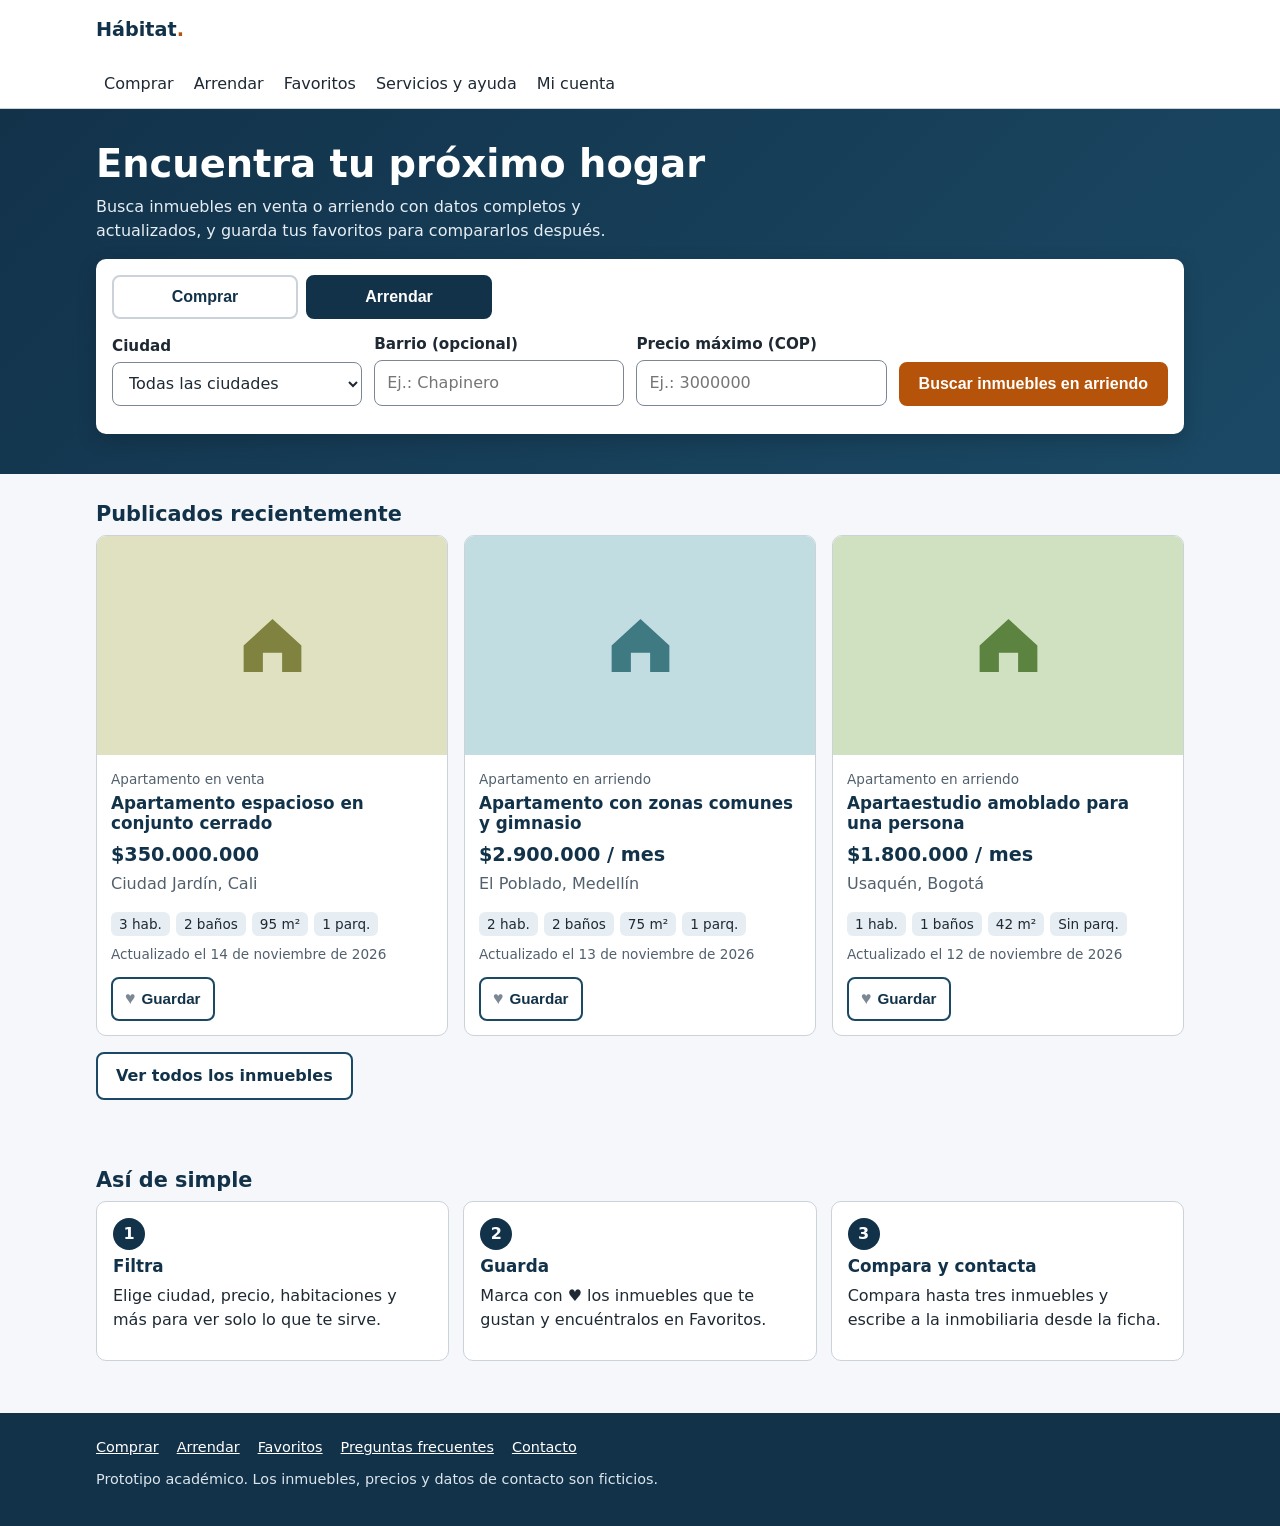
<file: index.html>
<!DOCTYPE html>
<html lang="es">
<head>
<meta charset="utf-8">
<meta name="viewport" content="width=device-width, initial-scale=1">
<title>Hábitat Inmobiliaria · Comprar o arrendar inmuebles</title>
<meta name="description" content="Busca inmuebles en venta o arriendo y guarda tus favoritos.">
<link rel="stylesheet" href="css/styles.css">
</head>
<body data-page="inicio">
<a class="skip" href="#contenido">Saltar al contenido</a>
<header class="site-header">
  <div class="wrap">
    <div class="bar">
      <a class="logo" href="index.html" aria-label="Hábitat Inmobiliaria, ir al inicio">Hábitat<span>.</span></a>
      <button id="menu-btn" type="button" aria-expanded="false" aria-controls="nav-principal">Menú <span class="badge" data-fav-badge hidden><span data-fav-count>0</span><span class="sr-only"> favoritos guardados</span></span></button>
    </div>
    <div class="header-wrap">
    <nav id="nav-principal" aria-label="Principal">
      <a href="resultados.html?op=venta">Comprar</a>
      <a href="resultados.html?op=arriendo">Arrendar</a>
      <a href="favoritos.html">Favoritos <span class="badge" data-fav-badge hidden><span data-fav-count>0</span><span class="sr-only"> guardados</span></span></a>
      <a href="ayuda.html">Servicios y ayuda</a>
      <a href="cuenta.html">Mi cuenta</a>
    </nav>
    </div>
  </div>
</header>

<main id="contenido">
  <section class="hero" aria-labelledby="t-hero">
    <div class="wrap">
      <h1 id="t-hero">Encuentra tu próximo hogar</h1>
      <p>Busca inmuebles en venta o arriendo con datos completos y actualizados, y guarda tus favoritos para compararlos después.</p>
      <div class="busq">
        <div class="tabs" role="tablist" aria-label="¿Qué quieres hacer?">
          <button type="button" role="tab" aria-selected="false" data-op="venta">Comprar</button>
          <button type="button" role="tab" aria-selected="true" data-op="arriendo">Arrendar</button>
        </div>
        <form id="busqueda-rapida" action="resultados.html" method="get" data-op="arriendo">
          <input type="hidden" name="op" id="q-op" value="arriendo">
          <div class="fila">
            <div class="campo"><label for="q-ciudad">Ciudad</label><select id="q-ciudad" name="ciudad"></select></div>
            <div class="campo"><label for="q-barrio">Barrio (opcional)</label><input id="q-barrio" name="barrio" placeholder="Ej.: Chapinero"></div>
            <div class="campo"><label for="q-pmax">Precio máximo (COP)</label><input id="q-pmax" name="pmax" type="number" inputmode="numeric" min="0" step="100000" placeholder="Ej.: 3000000"></div>
            <div class="campo"><button class="btn" id="btn-buscar" type="submit">Buscar inmuebles en arriendo</button></div>
          </div>
        </form>
      </div>
    </div>
  </section>
  <section class="seccion" aria-labelledby="t-dest">
    <div class="wrap">
      <h2 id="t-dest">Publicados recientemente</h2>
      <div class="grid" id="destacados"></div>
      <p style="margin-top:16px"><a class="btn secundario" href="resultados.html?op=arriendo">Ver todos los inmuebles</a></p>
    </div>
  </section>
  <section class="seccion" aria-labelledby="t-como">
    <div class="wrap">
      <h2 id="t-como">Así de simple</h2>
      <ol class="pasos">
        <li><span class="n" aria-hidden="true">1</span><h3>Filtra</h3><p>Elige ciudad, precio, habitaciones y más para ver solo lo que te sirve.</p></li>
        <li><span class="n" aria-hidden="true">2</span><h3>Guarda</h3><p>Marca con ♥ los inmuebles que te gustan y encuéntralos en Favoritos.</p></li>
        <li><span class="n" aria-hidden="true">3</span><h3>Compara y contacta</h3><p>Compara hasta tres inmuebles y escribe a la inmobiliaria desde la ficha.</p></li>
      </ol>
    </div>
  </section>
</main>

<footer>
  <div class="wrap">
    <ul>
      <li><a href="resultados.html?op=venta">Comprar</a></li>
      <li><a href="resultados.html?op=arriendo">Arrendar</a></li>
      <li><a href="favoritos.html">Favoritos</a></li>
      <li><a href="ayuda.html#faq">Preguntas frecuentes</a></li>
      <li><a href="ayuda.html#contacto">Contacto</a></li>
    </ul>
    <p>Prototipo académico. Los inmuebles, precios y datos de contacto son ficticios.</p>
  </div>
</footer>
<div id="anuncio" role="status" aria-live="polite"></div>
<script src="js/data.js"></script>
<script src="js/app.js"></script>
</body>
</html>
</file>
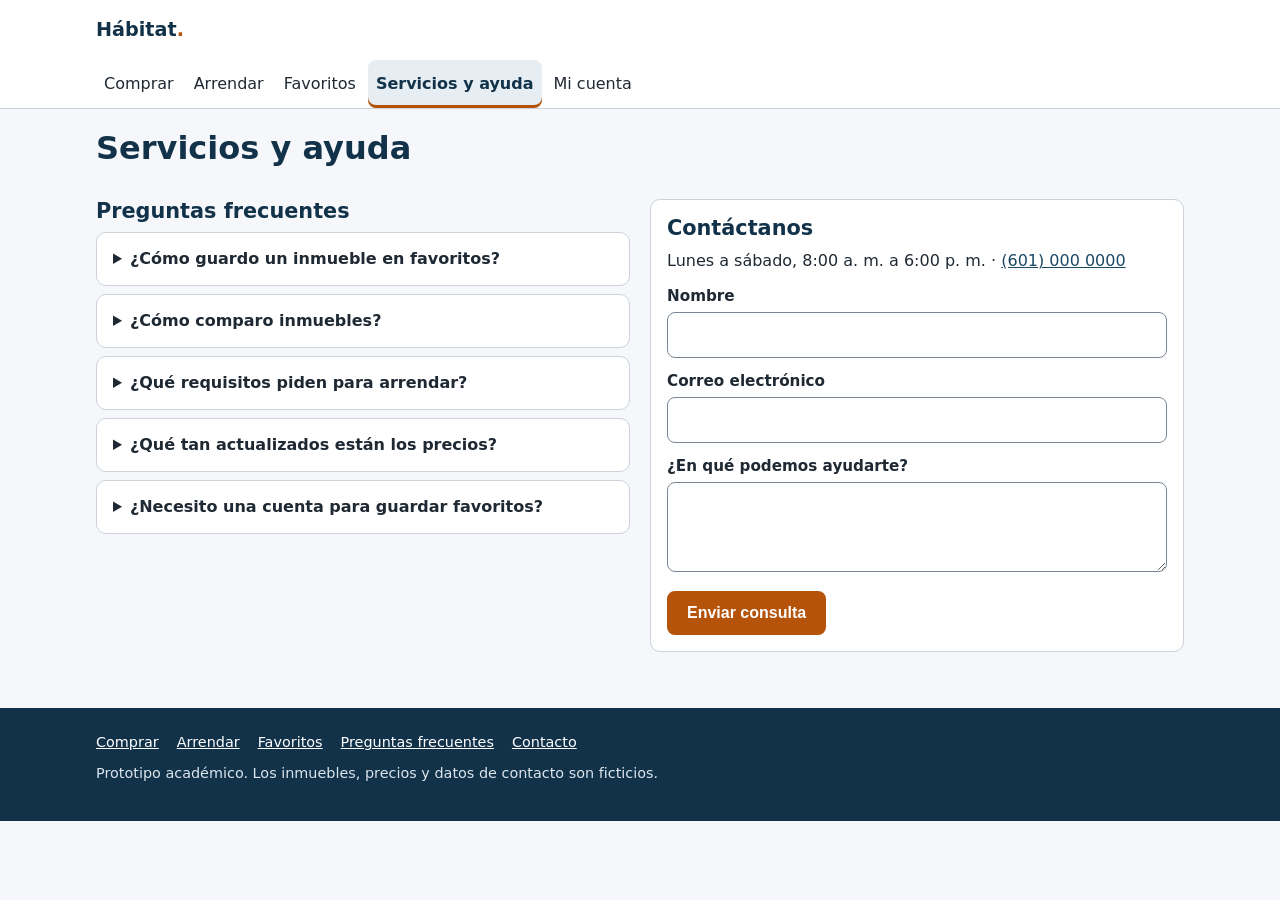
<file: ayuda.html>
<!DOCTYPE html>
<html lang="es">
<head>
<meta charset="utf-8">
<meta name="viewport" content="width=device-width, initial-scale=1">
<title>Servicios y ayuda · Hábitat Inmobiliaria</title>
<meta name="description" content="Preguntas frecuentes y contacto con la inmobiliaria.">
<link rel="stylesheet" href="css/styles.css">
</head>
<body data-page="ayuda">
<a class="skip" href="#contenido">Saltar al contenido</a>
<header class="site-header">
  <div class="wrap">
    <div class="bar">
      <a class="logo" href="index.html" aria-label="Hábitat Inmobiliaria, ir al inicio">Hábitat<span>.</span></a>
      <button id="menu-btn" type="button" aria-expanded="false" aria-controls="nav-principal">Menú <span class="badge" data-fav-badge hidden><span data-fav-count>0</span><span class="sr-only"> favoritos guardados</span></span></button>
    </div>
    <div class="header-wrap">
    <nav id="nav-principal" aria-label="Principal">
      <a href="resultados.html?op=venta">Comprar</a>
      <a href="resultados.html?op=arriendo">Arrendar</a>
      <a href="favoritos.html">Favoritos <span class="badge" data-fav-badge hidden><span data-fav-count>0</span><span class="sr-only"> guardados</span></span></a>
      <a href="ayuda.html">Servicios y ayuda</a>
      <a href="cuenta.html">Mi cuenta</a>
    </nav>
    </div>
  </div>
</header>

<main id="contenido">
  <div class="wrap">
    <div class="cabecera-res"><h1>Servicios y ayuda</h1></div>
    <div class="dos-col">
      <section id="faq" aria-labelledby="t-faq">
        <h2 id="t-faq">Preguntas frecuentes</h2>
        <details class="faq"><summary>¿Cómo guardo un inmueble en favoritos?</summary><p>Toca el botón «Guardar» en la tarjeta o en la ficha del inmueble. Luego lo encuentras en Favoritos, en el menú principal.</p></details>
        <details class="faq"><summary>¿Cómo comparo inmuebles?</summary><p>En Favoritos marca «Comparar» en hasta tres inmuebles y verás una tabla con sus características.</p></details>
        <details class="faq"><summary>¿Qué requisitos piden para arrendar?</summary><p>Cada inmueble en arriendo muestra sus requisitos en la ficha. Normalmente se solicita documento de identidad, certificado laboral y un codeudor o póliza.</p></details>
        <details class="faq"><summary>¿Qué tan actualizados están los precios?</summary><p>Cada publicación muestra la fecha de su última actualización para que sepas qué tan reciente es la información.</p></details>
        <details class="faq"><summary>¿Necesito una cuenta para guardar favoritos?</summary><p>En este prototipo los favoritos se guardan en tu navegador. Con una cuenta podrías verlos desde cualquier dispositivo.</p></details>
      </section>
      <section id="contacto" class="caja" aria-labelledby="t-con">
        <h2 id="t-con">Contáctanos</h2>
        <p>Lunes a sábado, 8:00 a. m. a 6:00 p. m. · <a href="tel:+576010000000">(601) 000 0000</a></p>
        <form id="form-ayuda" novalidate>
          <div class="campo"><label for="a-nombre">Nombre</label><input id="a-nombre" autocomplete="name"></div>
          <div class="campo"><label for="a-correo">Correo electrónico</label><input id="a-correo" type="email" autocomplete="email"></div>
          <div class="campo"><label for="a-msg">¿En qué podemos ayudarte?</label><textarea id="a-msg"></textarea></div>
          <p class="error" id="a-error" role="alert" hidden></p>
          <button class="btn" type="submit">Enviar consulta</button>
          <p class="ok" id="a-ok" role="status" hidden>Gracias. Recibimos tu consulta y te responderemos pronto.</p>
        </form>
      </section>
    </div>
  </div>
</main>

<footer>
  <div class="wrap">
    <ul>
      <li><a href="resultados.html?op=venta">Comprar</a></li>
      <li><a href="resultados.html?op=arriendo">Arrendar</a></li>
      <li><a href="favoritos.html">Favoritos</a></li>
      <li><a href="ayuda.html#faq">Preguntas frecuentes</a></li>
      <li><a href="ayuda.html#contacto">Contacto</a></li>
    </ul>
    <p>Prototipo académico. Los inmuebles, precios y datos de contacto son ficticios.</p>
  </div>
</footer>
<div id="anuncio" role="status" aria-live="polite"></div>
<script src="js/data.js"></script>
<script src="js/app.js"></script>
</body>
</html>
</file>
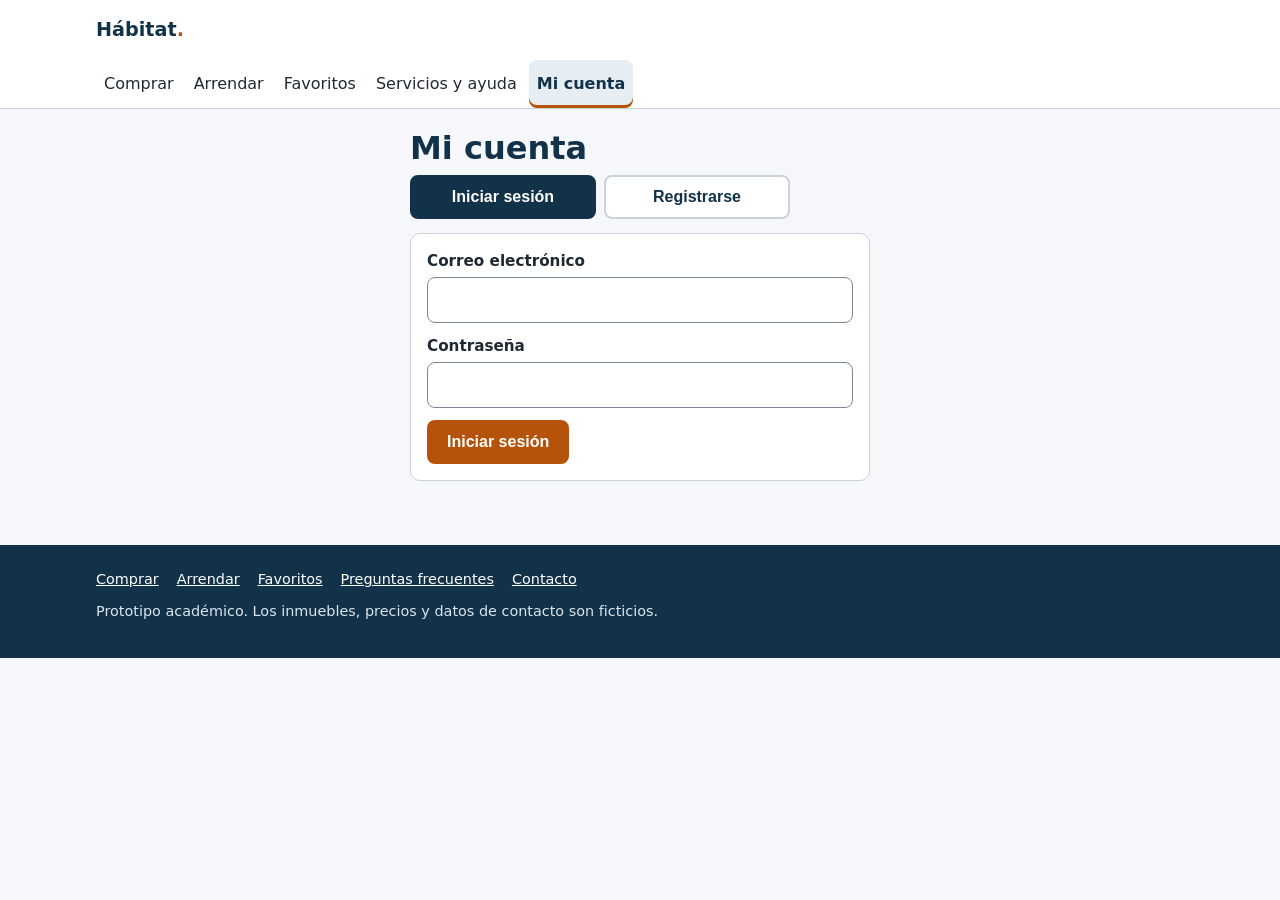
<file: cuenta.html>
<!DOCTYPE html>
<html lang="es">
<head>
<meta charset="utf-8">
<meta name="viewport" content="width=device-width, initial-scale=1">
<title>Mi cuenta · Hábitat Inmobiliaria</title>
<meta name="description" content="Inicia sesión o crea tu cuenta.">
<link rel="stylesheet" href="css/styles.css">
</head>
<body data-page="cuenta">
<a class="skip" href="#contenido">Saltar al contenido</a>
<header class="site-header">
  <div class="wrap">
    <div class="bar">
      <a class="logo" href="index.html" aria-label="Hábitat Inmobiliaria, ir al inicio">Hábitat<span>.</span></a>
      <button id="menu-btn" type="button" aria-expanded="false" aria-controls="nav-principal">Menú <span class="badge" data-fav-badge hidden><span data-fav-count>0</span><span class="sr-only"> favoritos guardados</span></span></button>
    </div>
    <div class="header-wrap">
    <nav id="nav-principal" aria-label="Principal">
      <a href="resultados.html?op=venta">Comprar</a>
      <a href="resultados.html?op=arriendo">Arrendar</a>
      <a href="favoritos.html">Favoritos <span class="badge" data-fav-badge hidden><span data-fav-count>0</span><span class="sr-only"> guardados</span></span></a>
      <a href="ayuda.html">Servicios y ayuda</a>
      <a href="cuenta.html">Mi cuenta</a>
    </nav>
    </div>
  </div>
</header>

<main id="contenido">
  <div class="wrap cuenta-wrap">
    <h1>Mi cuenta</h1>
    <div class="tabs" role="tablist" aria-label="Acceso a la cuenta">
      <button type="button" role="tab" id="tab-login" aria-selected="true" aria-controls="panel-login">Iniciar sesión</button>
      <button type="button" role="tab" id="tab-reg" aria-selected="false" aria-controls="panel-reg" tabindex="-1">Registrarse</button>
    </div>
    <section class="caja" id="panel-login" role="tabpanel" aria-labelledby="tab-login">
      <form class="cuenta" data-ok="Prototipo: aquí se iniciaría tu sesión." novalidate>
        <div class="campo"><label for="l-correo">Correo electrónico</label><input id="l-correo" type="email" autocomplete="email" required></div>
        <div class="campo"><label for="l-pass">Contraseña</label><input id="l-pass" type="password" autocomplete="current-password" required></div>
        <button class="btn" type="submit">Iniciar sesión</button>
        <p class="ok msg" role="status" hidden></p>
      </form>
    </section>
    <section class="caja" id="panel-reg" role="tabpanel" aria-labelledby="tab-reg" hidden>
      <form class="cuenta" data-ok="Prototipo: aquí se crearía tu cuenta." novalidate>
        <div class="campo"><label for="r-nombre">Nombre</label><input id="r-nombre" autocomplete="name" required></div>
        <div class="campo"><label for="r-correo">Correo electrónico</label><input id="r-correo" type="email" autocomplete="email" required></div>
        <div class="campo"><label for="r-pass">Contraseña</label><input id="r-pass" type="password" autocomplete="new-password" required></div>
        <button class="btn" type="submit">Crear cuenta</button>
        <p class="ok msg" role="status" hidden></p>
      </form>
    </section>
  </div>
</main>

<footer>
  <div class="wrap">
    <ul>
      <li><a href="resultados.html?op=venta">Comprar</a></li>
      <li><a href="resultados.html?op=arriendo">Arrendar</a></li>
      <li><a href="favoritos.html">Favoritos</a></li>
      <li><a href="ayuda.html#faq">Preguntas frecuentes</a></li>
      <li><a href="ayuda.html#contacto">Contacto</a></li>
    </ul>
    <p>Prototipo académico. Los inmuebles, precios y datos de contacto son ficticios.</p>
  </div>
</footer>
<div id="anuncio" role="status" aria-live="polite"></div>
<script src="js/data.js"></script>
<script src="js/app.js"></script>
</body>
</html>
</file>
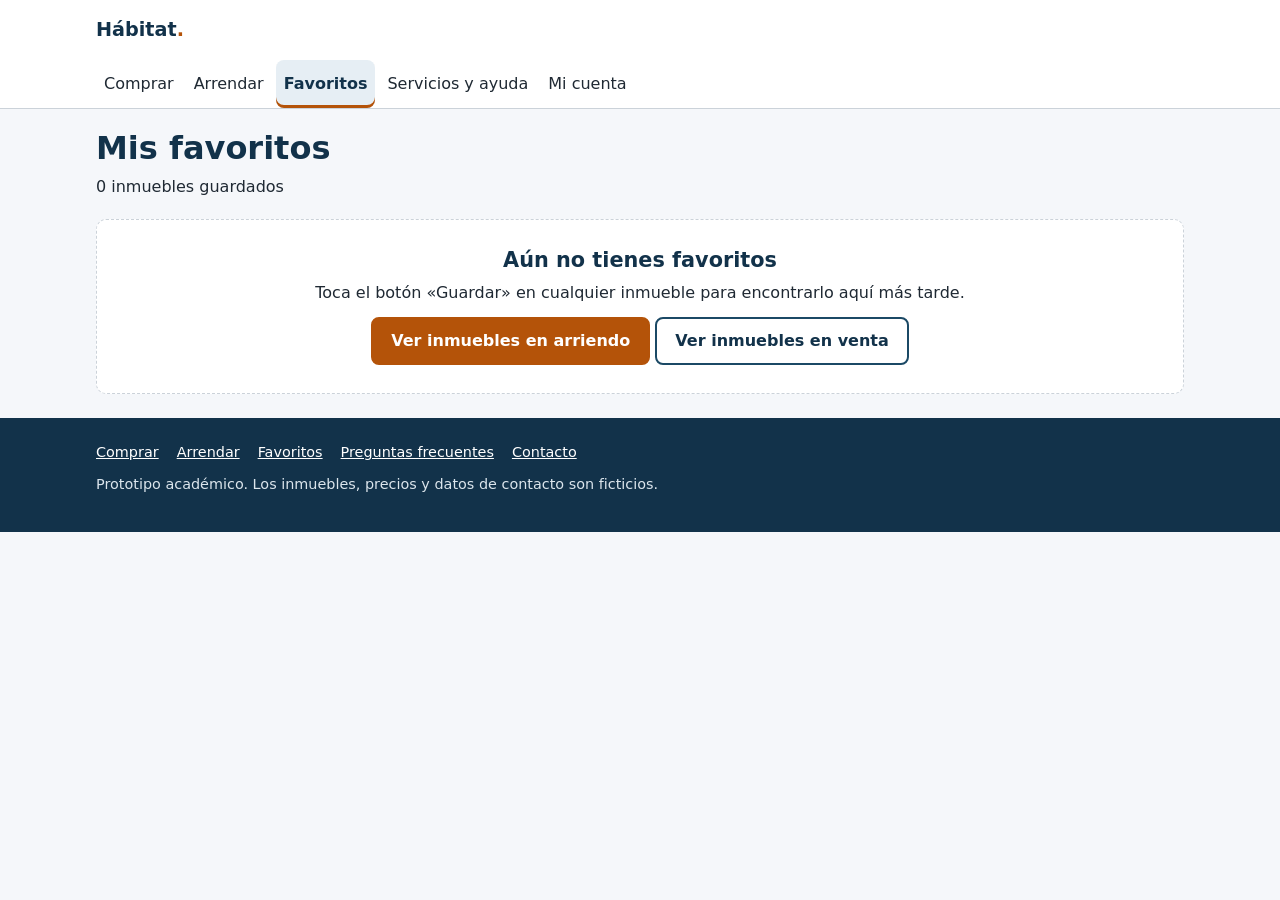
<file: favoritos.html>
<!DOCTYPE html>
<html lang="es">
<head>
<meta charset="utf-8">
<meta name="viewport" content="width=device-width, initial-scale=1">
<title>Mis favoritos · Hábitat Inmobiliaria</title>
<meta name="description" content="Consulta y compara los inmuebles que guardaste.">
<link rel="stylesheet" href="css/styles.css">
</head>
<body data-page="favoritos">
<a class="skip" href="#contenido">Saltar al contenido</a>
<header class="site-header">
  <div class="wrap">
    <div class="bar">
      <a class="logo" href="index.html" aria-label="Hábitat Inmobiliaria, ir al inicio">Hábitat<span>.</span></a>
      <button id="menu-btn" type="button" aria-expanded="false" aria-controls="nav-principal">Menú <span class="badge" data-fav-badge hidden><span data-fav-count>0</span><span class="sr-only"> favoritos guardados</span></span></button>
    </div>
    <div class="header-wrap">
    <nav id="nav-principal" aria-label="Principal">
      <a href="resultados.html?op=venta">Comprar</a>
      <a href="resultados.html?op=arriendo">Arrendar</a>
      <a href="favoritos.html">Favoritos <span class="badge" data-fav-badge hidden><span data-fav-count>0</span><span class="sr-only"> guardados</span></span></a>
      <a href="ayuda.html">Servicios y ayuda</a>
      <a href="cuenta.html">Mi cuenta</a>
    </nav>
    </div>
  </div>
</header>

<main id="contenido">
  <div class="wrap">
    <div class="cabecera-res">
      <h1 id="titulo-fav" tabindex="-1">Mis favoritos</h1>
      <p id="conteo-fav" role="status" aria-live="polite"></p>
    </div>
    <div id="vacio-fav" class="vacio" hidden>
      <h2>Aún no tienes favoritos</h2>
      <p>Toca el botón «Guardar» en cualquier inmueble para encontrarlo aquí más tarde.</p>
      <a class="btn" href="resultados.html?op=arriendo">Ver inmuebles en arriendo</a>
      <a class="btn secundario" href="resultados.html?op=venta">Ver inmuebles en venta</a>
    </div>
    <div id="panel-fav">
      <p id="ayuda-cmp" class="nota">Marca «Comparar» en dos o tres inmuebles para verlos lado a lado.</p>
      <div id="comparador"></div>
      <h2 class="sr-only">Inmuebles guardados</h2>
      <div class="grid" id="lista-fav" style="margin-top:16px;padding-bottom:16px"></div>
    </div>
  </div>
</main>

<footer>
  <div class="wrap">
    <ul>
      <li><a href="resultados.html?op=venta">Comprar</a></li>
      <li><a href="resultados.html?op=arriendo">Arrendar</a></li>
      <li><a href="favoritos.html">Favoritos</a></li>
      <li><a href="ayuda.html#faq">Preguntas frecuentes</a></li>
      <li><a href="ayuda.html#contacto">Contacto</a></li>
    </ul>
    <p>Prototipo académico. Los inmuebles, precios y datos de contacto son ficticios.</p>
  </div>
</footer>
<div id="anuncio" role="status" aria-live="polite"></div>
<script src="js/data.js"></script>
<script src="js/app.js"></script>
</body>
</html>
</file>
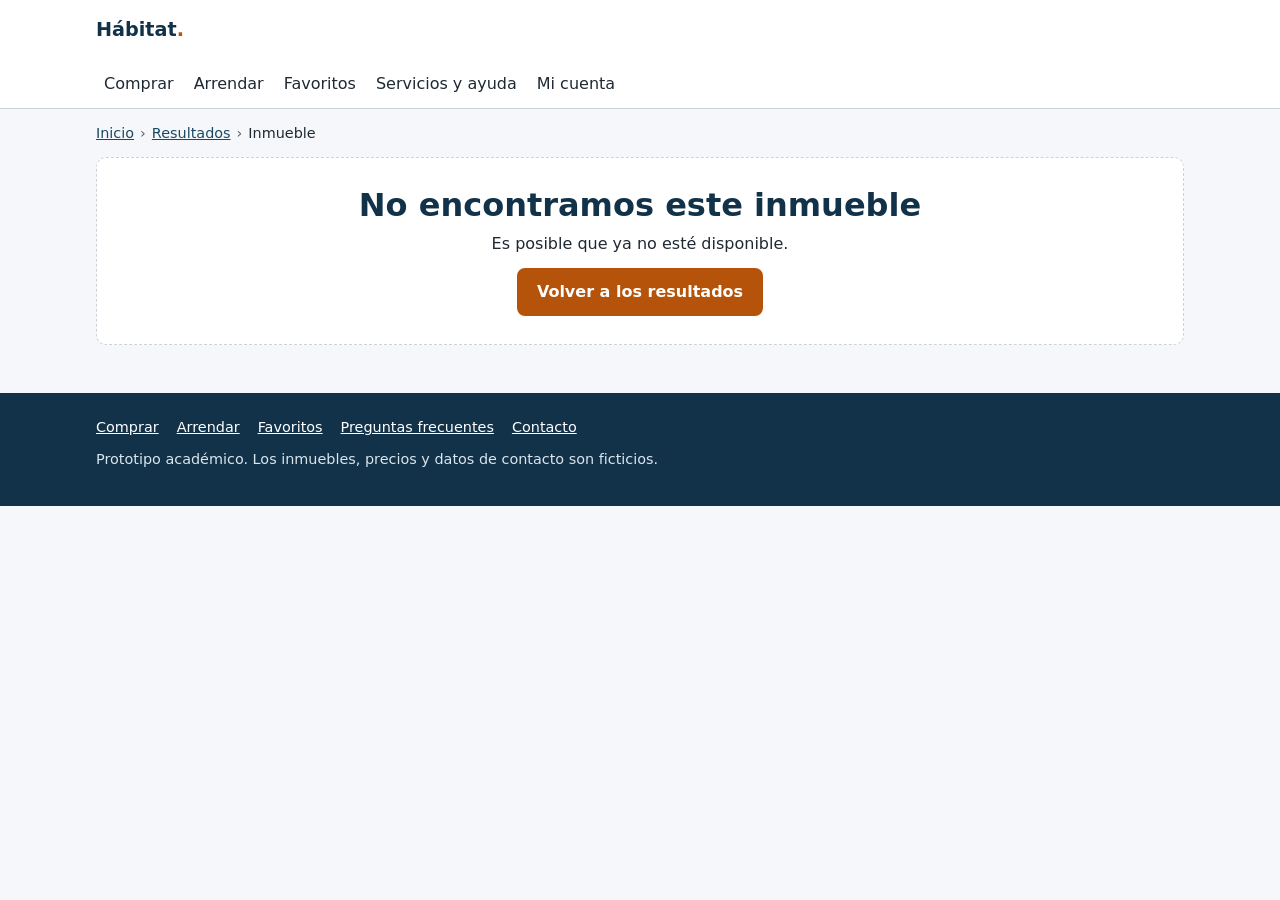
<file: inmueble.html>
<!DOCTYPE html>
<html lang="es">
<head>
<meta charset="utf-8">
<meta name="viewport" content="width=device-width, initial-scale=1">
<title>Detalle del inmueble · Hábitat Inmobiliaria</title>
<meta name="description" content="Ficha completa del inmueble con fotografías, características y contacto.">
<link rel="stylesheet" href="css/styles.css">
</head>
<body data-page="inmueble">
<a class="skip" href="#contenido">Saltar al contenido</a>
<header class="site-header">
  <div class="wrap">
    <div class="bar">
      <a class="logo" href="index.html" aria-label="Hábitat Inmobiliaria, ir al inicio">Hábitat<span>.</span></a>
      <button id="menu-btn" type="button" aria-expanded="false" aria-controls="nav-principal">Menú <span class="badge" data-fav-badge hidden><span data-fav-count>0</span><span class="sr-only"> favoritos guardados</span></span></button>
    </div>
    <div class="header-wrap">
    <nav id="nav-principal" aria-label="Principal">
      <a href="resultados.html?op=venta">Comprar</a>
      <a href="resultados.html?op=arriendo">Arrendar</a>
      <a href="favoritos.html">Favoritos <span class="badge" data-fav-badge hidden><span data-fav-count>0</span><span class="sr-only"> guardados</span></span></a>
      <a href="ayuda.html">Servicios y ayuda</a>
      <a href="cuenta.html">Mi cuenta</a>
    </nav>
    </div>
  </div>
</header>

<main id="contenido">
  <div class="wrap">
    <nav class="migas" aria-label="Ruta de navegación">
      <ol><li><a href="index.html">Inicio</a></li><li><a id="migas-op" href="resultados.html">Resultados</a></li><li aria-current="page" id="migas-actual">Inmueble</li></ol>
    </nav>
    <div id="detalle"></div>
    <section id="similares" hidden aria-labelledby="t-sim" style="padding-bottom:16px">
      <h2 id="t-sim">Otros inmuebles en la misma ciudad</h2>
      <div class="grid" id="lista-sim"></div>
    </section>
  </div>
</main>

<footer>
  <div class="wrap">
    <ul>
      <li><a href="resultados.html?op=venta">Comprar</a></li>
      <li><a href="resultados.html?op=arriendo">Arrendar</a></li>
      <li><a href="favoritos.html">Favoritos</a></li>
      <li><a href="ayuda.html#faq">Preguntas frecuentes</a></li>
      <li><a href="ayuda.html#contacto">Contacto</a></li>
    </ul>
    <p>Prototipo académico. Los inmuebles, precios y datos de contacto son ficticios.</p>
  </div>
</footer>
<div id="anuncio" role="status" aria-live="polite"></div>
<script src="js/data.js"></script>
<script src="js/app.js"></script>
</body>
</html>
</file>
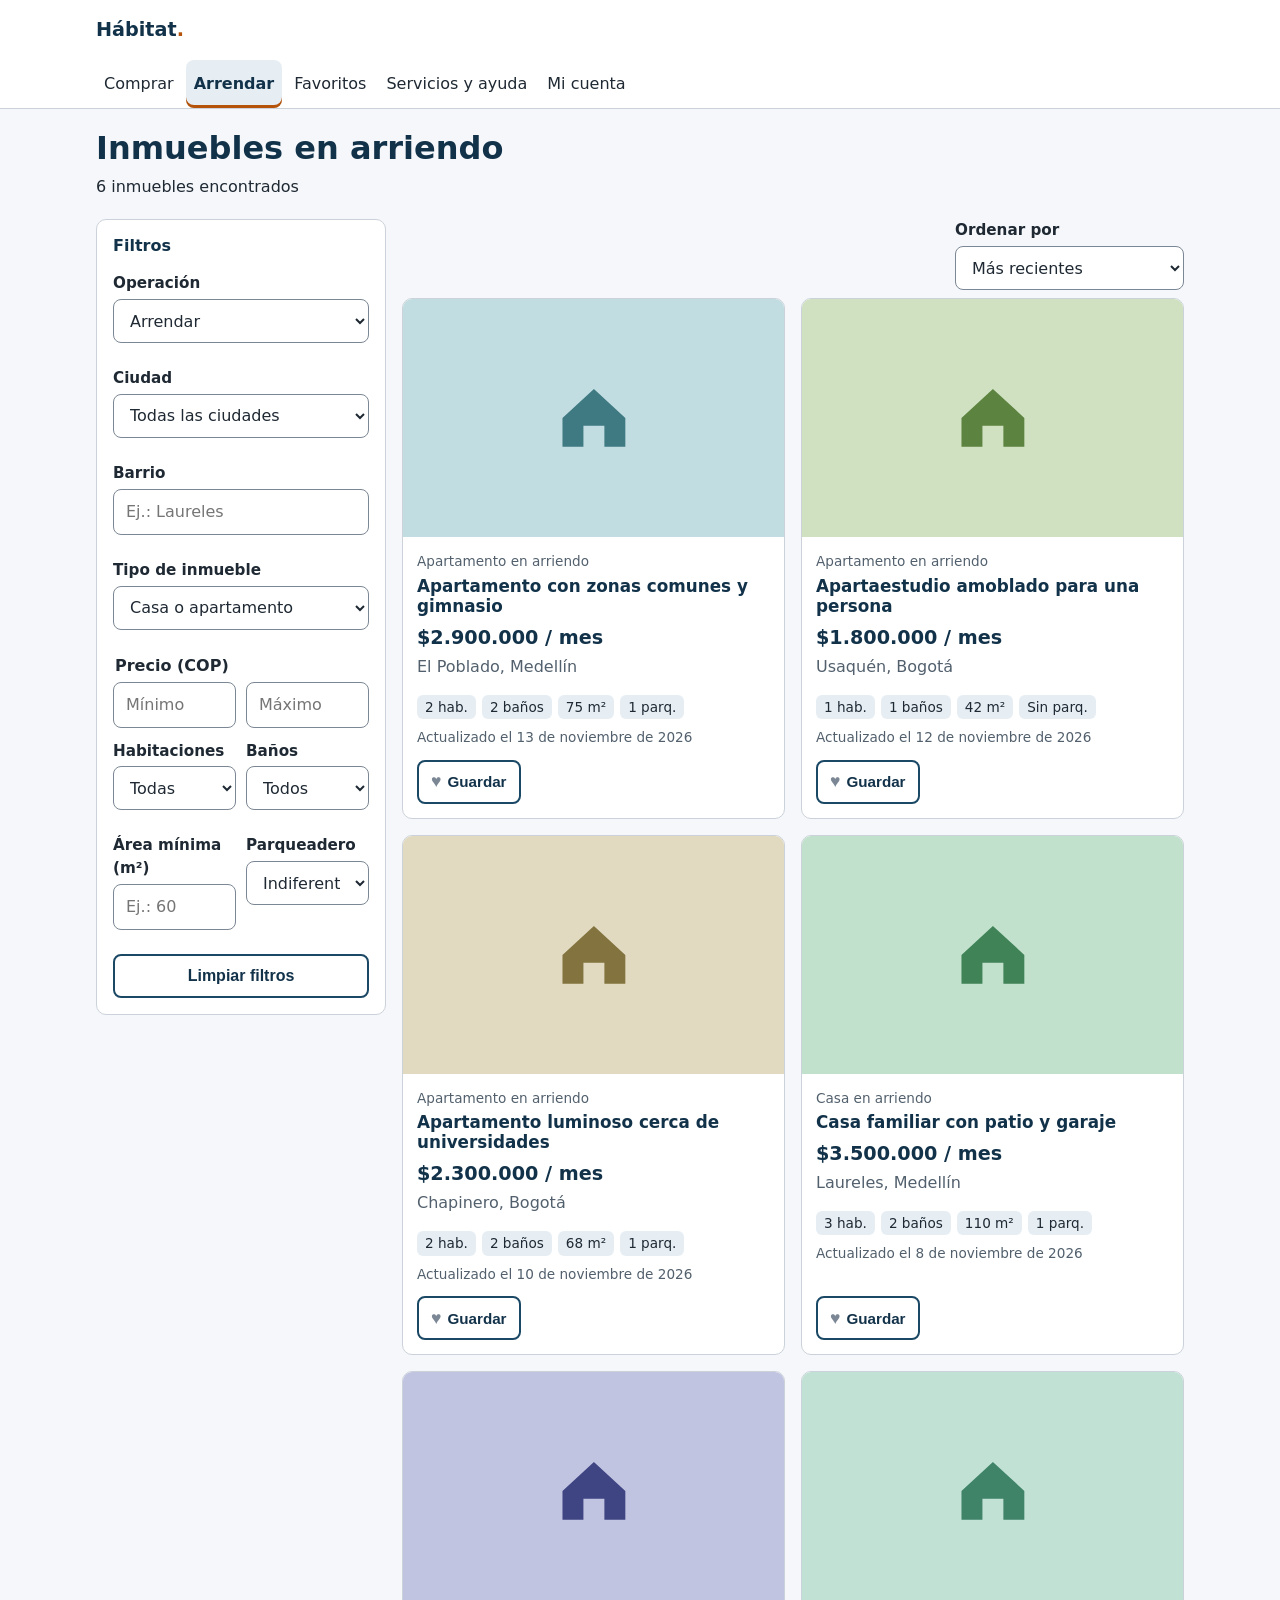
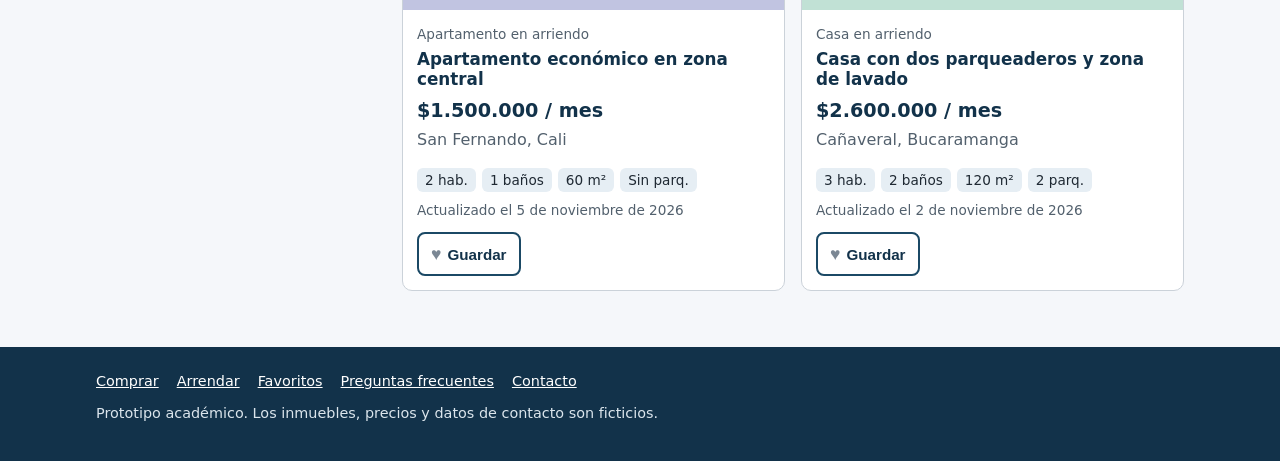
<file: resultados.html>
<!DOCTYPE html>
<html lang="es">
<head>
<meta charset="utf-8">
<meta name="viewport" content="width=device-width, initial-scale=1">
<title>Resultados · Hábitat Inmobiliaria</title>
<meta name="description" content="Filtra y compara inmuebles en venta o arriendo.">
<link rel="stylesheet" href="css/styles.css">
</head>
<body data-page="resultados">
<a class="skip" href="#contenido">Saltar al contenido</a>
<header class="site-header">
  <div class="wrap">
    <div class="bar">
      <a class="logo" href="index.html" aria-label="Hábitat Inmobiliaria, ir al inicio">Hábitat<span>.</span></a>
      <button id="menu-btn" type="button" aria-expanded="false" aria-controls="nav-principal">Menú <span class="badge" data-fav-badge hidden><span data-fav-count>0</span><span class="sr-only"> favoritos guardados</span></span></button>
    </div>
    <div class="header-wrap">
    <nav id="nav-principal" aria-label="Principal">
      <a href="resultados.html?op=venta">Comprar</a>
      <a href="resultados.html?op=arriendo">Arrendar</a>
      <a href="favoritos.html">Favoritos <span class="badge" data-fav-badge hidden><span data-fav-count>0</span><span class="sr-only"> guardados</span></span></a>
      <a href="ayuda.html">Servicios y ayuda</a>
      <a href="cuenta.html">Mi cuenta</a>
    </nav>
    </div>
  </div>
</header>

<main id="contenido">
  <div class="wrap">
    <div class="cabecera-res">
      <h1 id="titulo-res">Inmuebles</h1>
      <p id="conteo" role="status" aria-live="polite"></p>
    </div>
    <div class="layout-res">
      <details class="panel-filtros" open>
        <summary id="resumen-filtros">Filtros</summary>
        <form id="filtros" aria-label="Filtros de búsqueda">
          <div class="campo"><label for="f-op">Operación</label>
            <select id="f-op" name="op"><option value="arriendo">Arrendar</option><option value="venta">Comprar</option></select></div>
          <div class="campo"><label for="f-ciudad">Ciudad</label><select id="f-ciudad" name="ciudad"></select></div>
          <div class="campo"><label for="f-barrio">Barrio</label><input id="f-barrio" name="barrio" placeholder="Ej.: Laureles"></div>
          <div class="campo"><label for="f-tipo">Tipo de inmueble</label>
            <select id="f-tipo" name="tipo"><option value="">Casa o apartamento</option><option value="casa">Casa</option><option value="apartamento">Apartamento</option></select></div>
          <fieldset style="border:0;padding:0;margin:0"><legend style="font-weight:600;margin-bottom:4px">Precio (COP)</legend>
            <div class="rango">
              <div><label for="f-pmin" class="sr-only">Precio mínimo</label><input id="f-pmin" name="pmin" type="number" inputmode="numeric" min="0" step="100000" placeholder="Mínimo"></div>
              <div><label for="f-pmax" class="sr-only">Precio máximo</label><input id="f-pmax" name="pmax" type="number" inputmode="numeric" min="0" step="100000" placeholder="Máximo"></div>
            </div></fieldset>
          <div class="rango">
            <div class="campo"><label for="f-hab">Habitaciones</label><select id="f-hab" name="hab"><option value="">Todas</option><option value="1">1 o más</option><option value="2">2 o más</option><option value="3">3 o más</option><option value="4">4 o más</option></select></div>
            <div class="campo"><label for="f-banos">Baños</label><select id="f-banos" name="banos"><option value="">Todos</option><option value="1">1 o más</option><option value="2">2 o más</option><option value="3">3 o más</option></select></div>
          </div>
          <div class="rango">
            <div class="campo"><label for="f-area">Área mínima (m²)</label><input id="f-area" name="area" type="number" inputmode="numeric" min="0" step="10" placeholder="Ej.: 60"></div>
            <div class="campo"><label for="f-parq">Parqueadero</label><select id="f-parq" name="parq"><option value="">Indiferente</option><option value="si">Con parqueadero</option></select></div>
          </div>
          <button type="button" class="btn secundario" id="limpiar">Limpiar filtros</button>
        </form>
      </details>
      <section aria-label="Lista de inmuebles">
        <div class="barra-res">
          <ul class="chips" id="chips" aria-label="Filtros aplicados"></ul>
          <div class="campo"><label for="f-orden">Ordenar por</label>
            <select id="f-orden" name="orden"><option value="reciente">Más recientes</option><option value="precio-asc">Precio: menor a mayor</option><option value="precio-desc">Precio: mayor a menor</option></select></div>
        </div>
        <h2 class="sr-only">Resultados</h2>
        <div class="grid" id="lista"></div>
      </section>
    </div>
  </div>
</main>

<footer>
  <div class="wrap">
    <ul>
      <li><a href="resultados.html?op=venta">Comprar</a></li>
      <li><a href="resultados.html?op=arriendo">Arrendar</a></li>
      <li><a href="favoritos.html">Favoritos</a></li>
      <li><a href="ayuda.html#faq">Preguntas frecuentes</a></li>
      <li><a href="ayuda.html#contacto">Contacto</a></li>
    </ul>
    <p>Prototipo académico. Los inmuebles, precios y datos de contacto son ficticios.</p>
  </div>
</footer>
<div id="anuncio" role="status" aria-live="polite"></div>
<script src="js/data.js"></script>
<script src="js/app.js"></script>
</body>
</html>
</file>
<file: css/styles.css>
/* Hábitat Inmobiliaria · prototipo. Diseño móvil primero. */
:root {
  --azul: #1b4965;
  --azul-osc: #12324a;
  --azul-claro: #e6eef4;
  --acento: #b45309;
  --acento-osc: #8f4207;
  --texto: #1f2933;
  --suave: #52606d;
  --borde: #cbd2d9;
  --fondo: #f5f7fa;
  --blanco: #fff;
  --ok: #17663b;
  --error: #a61b1b;
  --radio: 10px;
  --ancho: 1120px;
}
*, *::before, *::after { box-sizing: border-box; }
html { font-size: 100%; scroll-behavior: smooth; }
body { margin: 0; font-family: "Segoe UI", system-ui, -apple-system, Arial, sans-serif; color: var(--texto); background: var(--fondo); line-height: 1.5; }
img, svg { max-width: 100%; }
a { color: var(--azul); }
a:hover { color: var(--azul-osc); }
h1, h2, h3 { line-height: 1.2; margin: 0 0 .5rem; color: var(--azul-osc); }
h1 { font-size: 1.6rem; } h2 { font-size: 1.3rem; } h3 { font-size: 1.05rem; }
p { margin: 0 0 .75rem; }
:focus-visible { outline: 3px solid #f59e0b; outline-offset: 2px; }
.wrap { max-width: var(--ancho); margin: 0 auto; padding: 0 16px; }
.sr-only { position: absolute; width: 1px; height: 1px; overflow: hidden; clip: rect(0 0 0 0); white-space: nowrap; }
.skip { position: absolute; left: 8px; top: -60px; background: var(--azul-osc); color: #fff; padding: 10px 14px; border-radius: 6px; z-index: 100; }
.skip:focus { top: 8px; }

/* Encabezado */
.site-header { background: var(--blanco); border-bottom: 1px solid var(--borde); position: sticky; top: 0; z-index: 50; }
.bar { display: flex; align-items: center; justify-content: space-between; min-height: 60px; gap: 12px; }
.logo { font-weight: 700; font-size: 1.2rem; text-decoration: none; color: var(--azul-osc); }
.logo span { color: var(--acento); }
#menu-btn { background: none; border: 1px solid var(--borde); border-radius: 8px; padding: 8px 12px; font-size: 1rem; min-height: 44px; cursor: pointer; color: var(--azul-osc); }
#nav-principal { display: none; flex-direction: column; padding: 0 0 12px; }
#nav-principal.abierto { display: flex; }
#nav-principal a { display: flex; align-items: center; gap: 8px; padding: 12px 8px; text-decoration: none; color: var(--texto); border-radius: 8px; min-height: 44px; font-weight: 500; }
#nav-principal a:hover { background: var(--azul-claro); }
#nav-principal a[aria-current="page"] { background: var(--azul-claro); color: var(--azul-osc); font-weight: 700; box-shadow: inset 4px 0 0 var(--acento); }
.badge { background: var(--acento); color: #fff; font-size: .75rem; font-weight: 700; padding: 1px 7px; border-radius: 999px; min-width: 22px; text-align: center; }
.header-wrap { display: block; }

/* Botones y formularios */
.btn { display: inline-flex; align-items: center; justify-content: center; background: var(--acento); color: #fff; border: 2px solid var(--acento); border-radius: 8px; padding: 10px 18px; min-height: 44px; font-size: 1rem; font-weight: 600; text-decoration: none; cursor: pointer; }
.btn:hover { background: var(--acento-osc); border-color: var(--acento-osc); color: #fff; }
.btn.secundario { background: #fff; color: var(--azul-osc); border-color: var(--azul); }
.btn.secundario:hover { background: var(--azul-claro); color: var(--azul-osc); }
.btn.peq { padding: 6px 12px; min-height: 40px; font-size: .9rem; }
label { display: block; font-weight: 600; margin-bottom: 4px; font-size: .95rem; }
input, select, textarea { width: 100%; font: inherit; color: var(--texto); background: #fff; border: 1px solid #7b8794; border-radius: 8px; padding: 10px 12px; min-height: 44px; }
textarea { min-height: 90px; }
.campo { margin-bottom: 12px; }
.error { color: var(--error); font-weight: 600; }
.ok { color: var(--ok); font-weight: 600; }
.nota, .upd { color: var(--suave); font-size: .85rem; }

/* Inicio */
.hero { background: linear-gradient(135deg, var(--azul-osc), var(--azul)); color: #fff; padding: 32px 0 40px; }
.hero h1 { color: #fff; font-size: 1.8rem; }
.hero p { color: #e6eef4; max-width: 560px; }
.busq { background: #fff; color: var(--texto); border-radius: var(--radio); padding: 16px; margin-top: 16px; box-shadow: 0 6px 20px rgba(0,0,0,.18); }
.tabs { display: flex; gap: 8px; margin-bottom: 14px; max-width: 380px; }
.tabs [role=tab] { flex: 1; background: #fff; border: 2px solid var(--borde); color: var(--azul-osc); padding: 10px; border-radius: 8px; font-size: 1rem; font-weight: 600; min-height: 44px; cursor: pointer; }
.tabs [role=tab][aria-selected=true] { background: var(--azul-osc); color: #fff; border-color: var(--azul-osc); }
.fila { display: grid; gap: 12px; }
.seccion { padding: 28px 0; }
.pasos { display: grid; gap: 14px; padding: 0; list-style: none; margin: 0; }
.pasos li { background: #fff; border: 1px solid var(--borde); border-radius: var(--radio); padding: 16px; }
.pasos .n { display: inline-flex; width: 32px; height: 32px; align-items: center; justify-content: center; background: var(--azul-osc); color: #fff; border-radius: 50%; font-weight: 700; margin-bottom: 6px; }

/* Tarjetas */
.grid { display: grid; gap: 16px; }
.card { background: #fff; border: 1px solid var(--borde); border-radius: var(--radio); overflow: hidden; display: flex; flex-direction: column; }
.card-link { display: block; }
.card-body { padding: 14px; display: flex; flex-direction: column; flex: 1; }
.card h3 a { color: var(--azul-osc); text-decoration: none; }
.card h3 a:hover { text-decoration: underline; }
.tag { color: var(--suave); font-size: .85rem; margin-bottom: 4px; }
.price { font-weight: 700; font-size: 1.2rem; color: var(--azul-osc); margin-bottom: 2px; }
.price.grande { font-size: 1.7rem; }
.loc { color: var(--suave); }
.feat { display: flex; flex-wrap: wrap; gap: 6px; list-style: none; padding: 0; margin: 4px 0 8px; }
.feat li { background: var(--azul-claro); border-radius: 6px; padding: 2px 8px; font-size: .85rem; }
.thumb { aspect-ratio: 16 / 10; display: flex; align-items: center; justify-content: center; background: hsl(var(--h) 35% 82%); color: hsl(var(--h) 35% 38%); }
.thumb svg { width: 22%; }
.thumb.grande { aspect-ratio: 16 / 9; border-radius: var(--radio); }
.thumb.mini { aspect-ratio: 16 / 10; border-radius: 8px; }
.btn-fav { margin-top: auto; align-self: flex-start; display: inline-flex; align-items: center; gap: 6px; background: #fff; color: var(--azul-osc); border: 2px solid var(--azul); border-radius: 8px; padding: 6px 12px; min-height: 44px; font-size: .95rem; font-weight: 600; cursor: pointer; }
.btn-fav .heart { color: #7b8794; font-size: 1.1rem; }
.btn-fav[aria-pressed=true] { background: var(--azul-osc); color: #fff; border-color: var(--azul-osc); }
.btn-fav[aria-pressed=true] .heart { color: #fca5a5; }
.btn-fav.grande { margin: 8px 8px 8px 0; }

/* Resultados */
.cabecera-res { padding: 20px 0 8px; }
.layout-res { display: grid; gap: 16px; padding-bottom: 32px; }
.panel-filtros { background: #fff; border: 1px solid var(--borde); border-radius: var(--radio); }
.panel-filtros summary { padding: 14px 16px; font-weight: 700; cursor: pointer; min-height: 44px; color: var(--azul-osc); }
.panel-filtros form { padding: 0 16px 16px; display: grid; gap: 12px; }
.rango { display: grid; grid-template-columns: 1fr 1fr; gap: 10px; }
.chips { display: flex; flex-wrap: wrap; gap: 6px; list-style: none; padding: 0; margin: 0 0 12px; }
.chips li { background: var(--azul-claro); border-radius: 999px; padding: 3px 12px; font-size: .85rem; }
.barra-res { display: flex; flex-wrap: wrap; align-items: center; justify-content: space-between; gap: 10px; margin-bottom: 8px; }
.barra-res .campo { margin: 0; min-width: 190px; }
.vacio { background: #fff; border: 1px dashed var(--borde); border-radius: var(--radio); padding: 28px 16px; text-align: center; grid-column: 1 / -1; }

/* Ficha */
.migas { padding: 14px 0 0; font-size: .9rem; }
.migas ol { list-style: none; display: flex; flex-wrap: wrap; gap: 6px; padding: 0; margin: 0; }
.migas li + li::before { content: "›"; margin-right: 6px; color: var(--suave); }
#detalle { display: grid; gap: 16px; padding: 12px 0 24px; }
.miniaturas { display: none; gap: 8px; margin-top: 8px; grid-template-columns: repeat(3, 1fr); }
.bloque { background: #fff; border: 1px solid var(--borde); border-radius: var(--radio); padding: 16px; }
.datos { display: grid; grid-template-columns: repeat(2, 1fr); gap: 12px; margin: 0; }
.datos dt { color: var(--suave); font-size: .85rem; }
.datos dd { margin: 0; font-weight: 700; font-size: 1.05rem; }
.lista { padding-left: 20px; margin: 0; }
.mapa { background: repeating-linear-gradient(45deg, #dbe5ec, #dbe5ec 12px, #e6eef4 12px, #e6eef4 24px); border-radius: 8px; height: 180px; display: flex; align-items: center; justify-content: center; color: var(--suave); }

/* Favoritos */
.fav-item .card-body { gap: 2px; }
.chk { display: flex; align-items: center; gap: 8px; font-weight: 600; min-height: 44px; }
.chk input { width: 22px; height: 22px; min-height: 0; }
.tabla-wrap { overflow-x: auto; background: #fff; border: 1px solid var(--borde); border-radius: var(--radio); margin-top: 12px; }
table { border-collapse: collapse; width: 100%; min-width: 520px; }
caption { text-align: left; font-weight: 700; padding: 12px; }
th, td { padding: 10px 12px; border-top: 1px solid var(--borde); text-align: left; vertical-align: top; }
thead th { background: var(--azul-claro); }

/* Ayuda y cuenta */
details.faq { background: #fff; border: 1px solid var(--borde); border-radius: var(--radio); margin-bottom: 8px; }
details.faq summary { padding: 14px 16px; font-weight: 600; cursor: pointer; min-height: 44px; }
details.faq p { padding: 0 16px 14px; margin: 0; }
.dos-col { display: grid; gap: 20px; padding: 16px 0 32px; }
.caja { background: #fff; border: 1px solid var(--borde); border-radius: var(--radio); padding: 16px; }
.cuenta-wrap { max-width: 460px; margin: 0 auto; padding: 20px 0 40px; }

/* Anuncio (confirmaciones) */
#anuncio { position: fixed; left: 50%; bottom: 20px; transform: translate(-50%, 20px); background: var(--azul-osc); color: #fff; padding: 12px 18px; border-radius: 8px; opacity: 0; pointer-events: none; transition: .2s; max-width: 92vw; z-index: 90; }
#anuncio.visible { opacity: 1; transform: translate(-50%, 0); }

footer { background: var(--azul-osc); color: #dbe5ec; padding: 24px 0; margin-top: 24px; font-size: .9rem; }
footer a { color: #fff; }
footer ul { list-style: none; display: flex; flex-wrap: wrap; gap: 6px 18px; padding: 0; margin: 0 0 10px; }

/* Tableta y escritorio */
@media (min-width: 700px) {
  .grid { grid-template-columns: repeat(2, 1fr); }
  .fila { grid-template-columns: repeat(3, 1fr) auto; align-items: end; }
  .pasos { grid-template-columns: repeat(3, 1fr); }
  .datos { grid-template-columns: repeat(3, 1fr); }
  .miniaturas { display: grid; }
  .dos-col { grid-template-columns: 1fr 1fr; }
}
@media (min-width: 960px) {
  h1 { font-size: 2rem; }
  .hero h1 { font-size: 2.4rem; }
  #menu-btn { display: none; }
  .header-wrap { display: flex; align-items: center; justify-content: space-between; width: 100%; }
  #nav-principal { display: flex; flex-direction: row; padding: 0; gap: 4px; }
  #nav-principal a[aria-current="page"] { box-shadow: inset 0 -3px 0 var(--acento); }
  .grid { grid-template-columns: repeat(3, 1fr); }
  .layout-res { grid-template-columns: 290px 1fr; align-items: start; }
  .layout-res .grid { grid-template-columns: repeat(2, 1fr); }
  .panel-filtros summary { cursor: default; pointer-events: none; }
  .panel-filtros summary::marker { content: ""; }
  #detalle { grid-template-columns: 1.4fr 1fr; align-items: start; }
  #detalle .galeria { grid-column: 1; }
  #detalle .info { grid-column: 2; grid-row: 1; }
  #detalle .bloque { grid-column: 1 / -1; }
}
@media (prefers-reduced-motion: reduce) { * { transition: none !important; scroll-behavior: auto !important; } }
</file>
